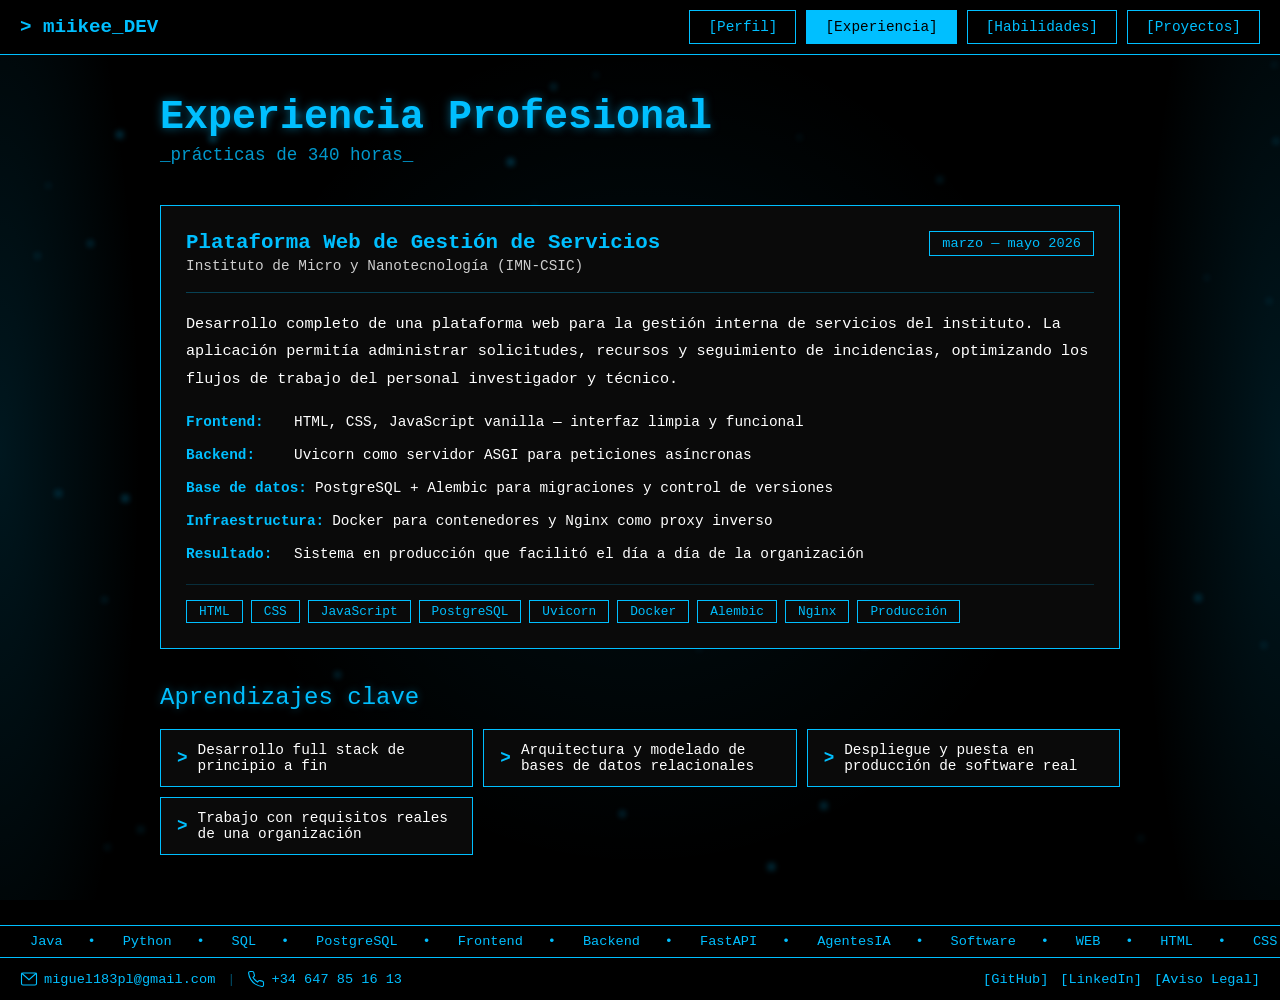
<file: experiencia.html>
<!DOCTYPE html>
<html lang="es">
<head>
    <meta charset="UTF-8">
    <meta name="viewport" content="width=device-width, initial-scale=1.0">
    <title>Experiencia | Miguel Ángel Pascual López</title>
    <link rel="stylesheet" href="css/general.css">
    <link rel="stylesheet" href="css/experiencia.css">
</head>
<body>

    <nav class="navbar-top">
        <span class="brand">&gt; miikee_DEV</span>
        <a href="index.html" class="nav-btn">[Perfil]</a>
        <a href="experiencia.html" class="nav-btn active">[Experiencia]</a>
        <a href="tecnologias.html" class="nav-btn">[Habilidades]</a>
        <a href="proyectos.html" class="nav-btn">[Proyectos]</a>
    </nav>

    <main class="main-content">

        <section class="exp-hero">
            <h1>Experiencia Profesional</h1>
            <p class="subtitle">_prácticas de 340 horas_</p>
        </section>

        <section class="exp-card">
            <div class="exp-header">
                <div class="exp-header-left">
                    <h2>Plataforma Web de Gestión de Servicios</h2>
                    <p class="exp-company">Instituto de Micro y Nanotecnología (IMN-CSIC)</p>
                </div>
                <span class="exp-date">marzo — mayo 2026</span>
            </div>

            <div class="exp-divider"></div>

            <div class="exp-body">
                <p>
                    Desarrollo completo de una plataforma web para la gestión interna de servicios 
                    del instituto. La aplicación permitía administrar solicitudes, recursos y 
                    seguimiento de incidencias, optimizando los flujos de trabajo del personal 
                    investigador y técnico.
                </p>

                <div class="exp-details">
                    <div class="exp-detail-item">
                        <span class="detail-label">Frontend:</span>
                        <span class="detail-value">HTML, CSS, JavaScript vanilla — interfaz limpia y funcional</span>
                    </div>
                    <div class="exp-detail-item">
                        <span class="detail-label">Backend:</span>
                        <span class="detail-value">Uvicorn como servidor ASGI para peticiones asíncronas</span>
                    </div>
                    <div class="exp-detail-item">
                        <span class="detail-label">Base de datos:</span>
                        <span class="detail-value">PostgreSQL + Alembic para migraciones y control de versiones</span>
                    </div>
                    <div class="exp-detail-item">
                        <span class="detail-label">Infraestructura:</span>
                        <span class="detail-value">Docker para contenedores y Nginx como proxy inverso</span>
                    </div>
                    <div class="exp-detail-item">
                        <span class="detail-label">Resultado:</span>
                        <span class="detail-value">Sistema en producción que facilitó el día a día de la organización</span>
                    </div>
                </div>
            </div>

            <div class="exp-tags">
                <span>HTML</span><span>CSS</span><span>JavaScript</span>
                <span>PostgreSQL</span><span>Uvicorn</span><span>Docker</span>
                <span>Alembic</span><span>Nginx</span><span>Producción</span>
            </div>
        </section>

        <section class="exp-section">
            <div class="section-title">Aprendizajes clave</div>
            <div class="learn-grid">
                <div class="learn-item">
                    <span class="learn-icon">&gt;</span>
                    <span>Desarrollo full stack de principio a fin</span>
                </div>
                <div class="learn-item">
                    <span class="learn-icon">&gt;</span>
                    <span>Arquitectura y modelado de bases de datos relacionales</span>
                </div>
                <div class="learn-item">
                    <span class="learn-icon">&gt;</span>
                    <span>Despliegue y puesta en producción de software real</span>
                </div>
                <div class="learn-item">
                    <span class="learn-icon">&gt;</span>
                    <span>Trabajo con requisitos reales de una organización</span>
                </div>
            </div>
        </section>

    </main>

    <footer class="navbar-bottom">
        <div class="tech-marquee">
            <div class="marquee-track">
                <span>Java</span><span>Python</span><span>SQL</span><span>PostgreSQL</span>
                <span>Frontend</span><span>Backend</span><span>FastAPI</span><span>AgentesIA</span>
                <span>Software</span><span>WEB</span><span>HTML</span><span>CSS</span><span>JS</span>
                <span>Godot</span>
                <span>Java</span><span>Python</span><span>SQL</span><span>PostgreSQL</span>
                <span>Frontend</span><span>Backend</span><span>FastAPI</span><span>AgentesIA</span>
                <span>Software</span><span>WEB</span><span>HTML</span><span>CSS</span><span>JS</span>
                <span>Godot</span>
            </div>
        </div>
        <div class="bottom-row">
            <div class="contact-info">
                <span class="contact-item">
                    <svg class="icon-line" viewBox="0 0 24 24" fill="none" stroke="#00bfff" stroke-width="1.5" width="18" height="18">
                        <rect x="2" y="4" width="20" height="16" rx="2"/>
                        <polyline points="2,4 12,13 22,4"/>
                    </svg>
                    miguel183pl@gmail.com
                </span>
                <span class="contact-sep">|</span>
                <span class="contact-item">
                    <svg class="icon-line" viewBox="0 0 24 24" fill="none" stroke="#00bfff" stroke-width="1.5" width="18" height="18">
                        <path d="M22 16.92v3a2 2 0 0 1-2.18 2 19.79 19.79 0 0 1-8.63-3.07 19.5 19.5 0 0 1-6-6 19.79 19.79 0 0 1-3.07-8.67A2 2 0 0 1 4.11 2h3a2 2 0 0 1 2 1.72 12.84 12.84 0 0 0 .7 2.81 2 2 0 0 1-.45 2.11L8.09 9.91a16 16 0 0 0 6 6l1.27-1.27a2 2 0 0 1 2.11-.45 12.84 12.84 0 0 0 2.81.7A2 2 0 0 1 22 16.92z"/>
                    </svg>
                    +34 647 85 16 13
                </span>
            </div>
            <div class="social-foot">
                <a href="https://github.com/miikee183" target="_blank">[GitHub]</a>
                <a href="https://www.linkedin.com/in/miguel-%C3%A1ngel-pascual-l%C3%B3pez-2480433a8/" target="_blank">[LinkedIn]</a>
                <a href="legal.html">[Aviso Legal]</a>
            </div>
        </div>
    </footer>

    <script src="js/perfil.js"></script>
</body>
</html>
</file>
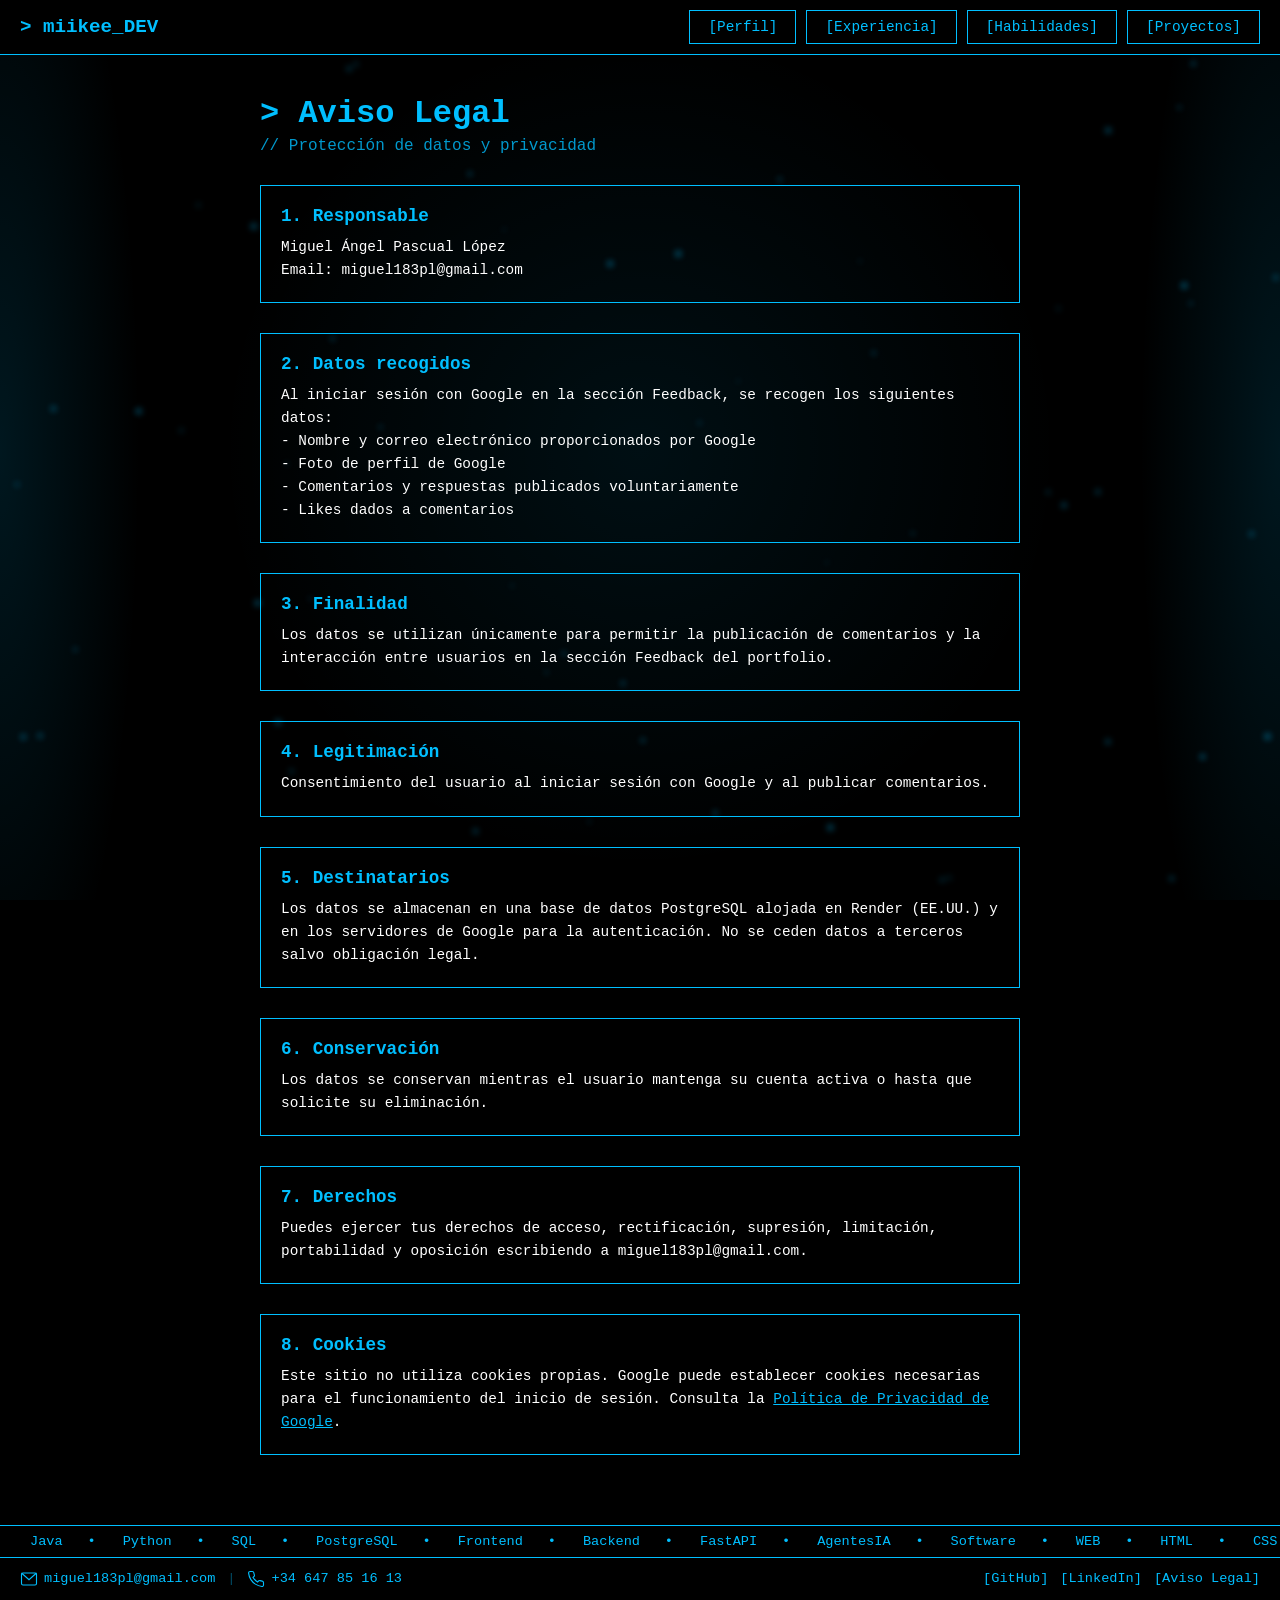
<file: legal.html>
<!DOCTYPE html>
<html lang="es">
<head>
    <meta charset="UTF-8">
    <meta name="viewport" content="width=device-width, initial-scale=1.0">
    <title>Aviso Legal – Miguel Ángel Pascual López</title>
    <link rel="stylesheet" href="css/general.css">
</head>
<body>
    <nav class="navbar-top">
        <span class="brand">&gt; miikee_DEV</span>
        <a href="index.html" class="nav-btn">[Perfil]</a>
        <a href="experiencia.html" class="nav-btn">[Experiencia]</a>
        <a href="tecnologias.html" class="nav-btn">[Habilidades]</a>
        <a href="proyectos.html" class="nav-btn">[Proyectos]</a>
    </nav>

    <main class="main-content" style="max-width:800px; margin:0 auto;">
        <h1 style="color:#00bfff; font-size:2rem; margin-bottom:5px;">> Aviso Legal</h1>
        <p style="color:#00bfff; opacity:0.8; margin-bottom:30px;">// Protección de datos y privacidad</p>

        <section style="margin-bottom:30px; border:1px solid #00bfff; padding:20px;">
            <h2 style="color:#00bfff; font-size:1.1rem; margin-bottom:10px;">1. Responsable</h2>
            <p style="color:#fff; font-size:0.9rem; line-height:1.6;">
                Miguel Ángel Pascual López<br>
                Email: miguel183pl@gmail.com
            </p>
        </section>

        <section style="margin-bottom:30px; border:1px solid #00bfff; padding:20px;">
            <h2 style="color:#00bfff; font-size:1.1rem; margin-bottom:10px;">2. Datos recogidos</h2>
            <p style="color:#fff; font-size:0.9rem; line-height:1.6;">
                Al iniciar sesión con Google en la sección Feedback, se recogen los siguientes datos:<br>
                - Nombre y correo electrónico proporcionados por Google<br>
                - Foto de perfil de Google<br>
                - Comentarios y respuestas publicados voluntariamente<br>
                - Likes dados a comentarios
            </p>
        </section>

        <section style="margin-bottom:30px; border:1px solid #00bfff; padding:20px;">
            <h2 style="color:#00bfff; font-size:1.1rem; margin-bottom:10px;">3. Finalidad</h2>
            <p style="color:#fff; font-size:0.9rem; line-height:1.6;">
                Los datos se utilizan únicamente para permitir la publicación de comentarios y la interacción entre usuarios en la sección Feedback del portfolio.
            </p>
        </section>

        <section style="margin-bottom:30px; border:1px solid #00bfff; padding:20px;">
            <h2 style="color:#00bfff; font-size:1.1rem; margin-bottom:10px;">4. Legitimación</h2>
            <p style="color:#fff; font-size:0.9rem; line-height:1.6;">
                Consentimiento del usuario al iniciar sesión con Google y al publicar comentarios.
            </p>
        </section>

        <section style="margin-bottom:30px; border:1px solid #00bfff; padding:20px;">
            <h2 style="color:#00bfff; font-size:1.1rem; margin-bottom:10px;">5. Destinatarios</h2>
            <p style="color:#fff; font-size:0.9rem; line-height:1.6;">
                Los datos se almacenan en una base de datos PostgreSQL alojada en Render (EE.UU.) y en los servidores de Google para la autenticación. No se ceden datos a terceros salvo obligación legal.
            </p>
        </section>

        <section style="margin-bottom:30px; border:1px solid #00bfff; padding:20px;">
            <h2 style="color:#00bfff; font-size:1.1rem; margin-bottom:10px;">6. Conservación</h2>
            <p style="color:#fff; font-size:0.9rem; line-height:1.6;">
                Los datos se conservan mientras el usuario mantenga su cuenta activa o hasta que solicite su eliminación.
            </p>
        </section>

        <section style="margin-bottom:30px; border:1px solid #00bfff; padding:20px;">
            <h2 style="color:#00bfff; font-size:1.1rem; margin-bottom:10px;">7. Derechos</h2>
            <p style="color:#fff; font-size:0.9rem; line-height:1.6;">
                Puedes ejercer tus derechos de acceso, rectificación, supresión, limitación, portabilidad y oposición escribiendo a miguel183pl@gmail.com.
            </p>
        </section>

        <section style="margin-bottom:30px; border:1px solid #00bfff; padding:20px;">
            <h2 style="color:#00bfff; font-size:1.1rem; margin-bottom:10px;">8. Cookies</h2>
            <p style="color:#fff; font-size:0.9rem; line-height:1.6;">
                Este sitio no utiliza cookies propias. Google puede establecer cookies necesarias para el funcionamiento del inicio de sesión. Consulta la <a href="https://policies.google.com/privacy" target="_blank" style="color:#00bfff;">Política de Privacidad de Google</a>.
            </p>
        </section>
    </main>

    <footer class="navbar-bottom">
        <div class="tech-marquee">
            <div class="marquee-track">
                <span>Java</span><span>Python</span><span>SQL</span><span>PostgreSQL</span>
                <span>Frontend</span><span>Backend</span><span>FastAPI</span><span>AgentesIA</span>
                <span>Software</span><span>WEB</span><span>HTML</span><span>CSS</span><span>JS</span>
                <span>Godot</span>
                <span>Java</span><span>Python</span><span>SQL</span><span>PostgreSQL</span>
                <span>Frontend</span><span>Backend</span><span>FastAPI</span><span>AgentesIA</span>
                <span>Software</span><span>WEB</span><span>HTML</span><span>CSS</span><span>JS</span>
                <span>Godot</span>
            </div>
        </div>
        <div class="bottom-row">
            <div class="contact-info">
                <span class="contact-item">
                    <svg class="icon-line" viewBox="0 0 24 24" fill="none" stroke="#00bfff" stroke-width="1.5" width="18" height="18">
                        <rect x="2" y="4" width="20" height="16" rx="2"/>
                        <polyline points="2,4 12,13 22,4"/>
                    </svg>
                    miguel183pl@gmail.com
                </span>
                <span class="contact-sep">|</span>
                <span class="contact-item">
                    <svg class="icon-line" viewBox="0 0 24 24" fill="none" stroke="#00bfff" stroke-width="1.5" width="18" height="18">
                        <path d="M22 16.92v3a2 2 0 0 1-2.18 2 19.79 19.79 0 0 1-8.63-3.07 19.5 19.5 0 0 1-6-6 19.79 19.79 0 0 1-3.07-8.67A2 2 0 0 1 4.11 2h3a2 2 0 0 1 2 1.72 12.84 12.84 0 0 0 .7 2.81 2 2 0 0 1-.45 2.11L8.09 9.91a16 16 0 0 0 6 6l1.27-1.27a2 2 0 0 1 2.11-.45 12.84 12.84 0 0 0 2.81.7A2 2 0 0 1 22 16.92z"/>
                    </svg>
                    +34 647 85 16 13
                </span>
            </div>
            <div class="social-foot">
                <a href="https://github.com/miikee183" target="_blank">[GitHub]</a>
                <a href="https://www.linkedin.com/in/miguel-%C3%A1ngel-pascual-l%C3%B3pez-2480433a8/" target="_blank">[LinkedIn]</a>
                <a href="legal.html">[Aviso Legal]</a>
            </div>
        </div>
    </footer>

    <script src="js/perfil.js"></script>
</body>
</html>
</file>
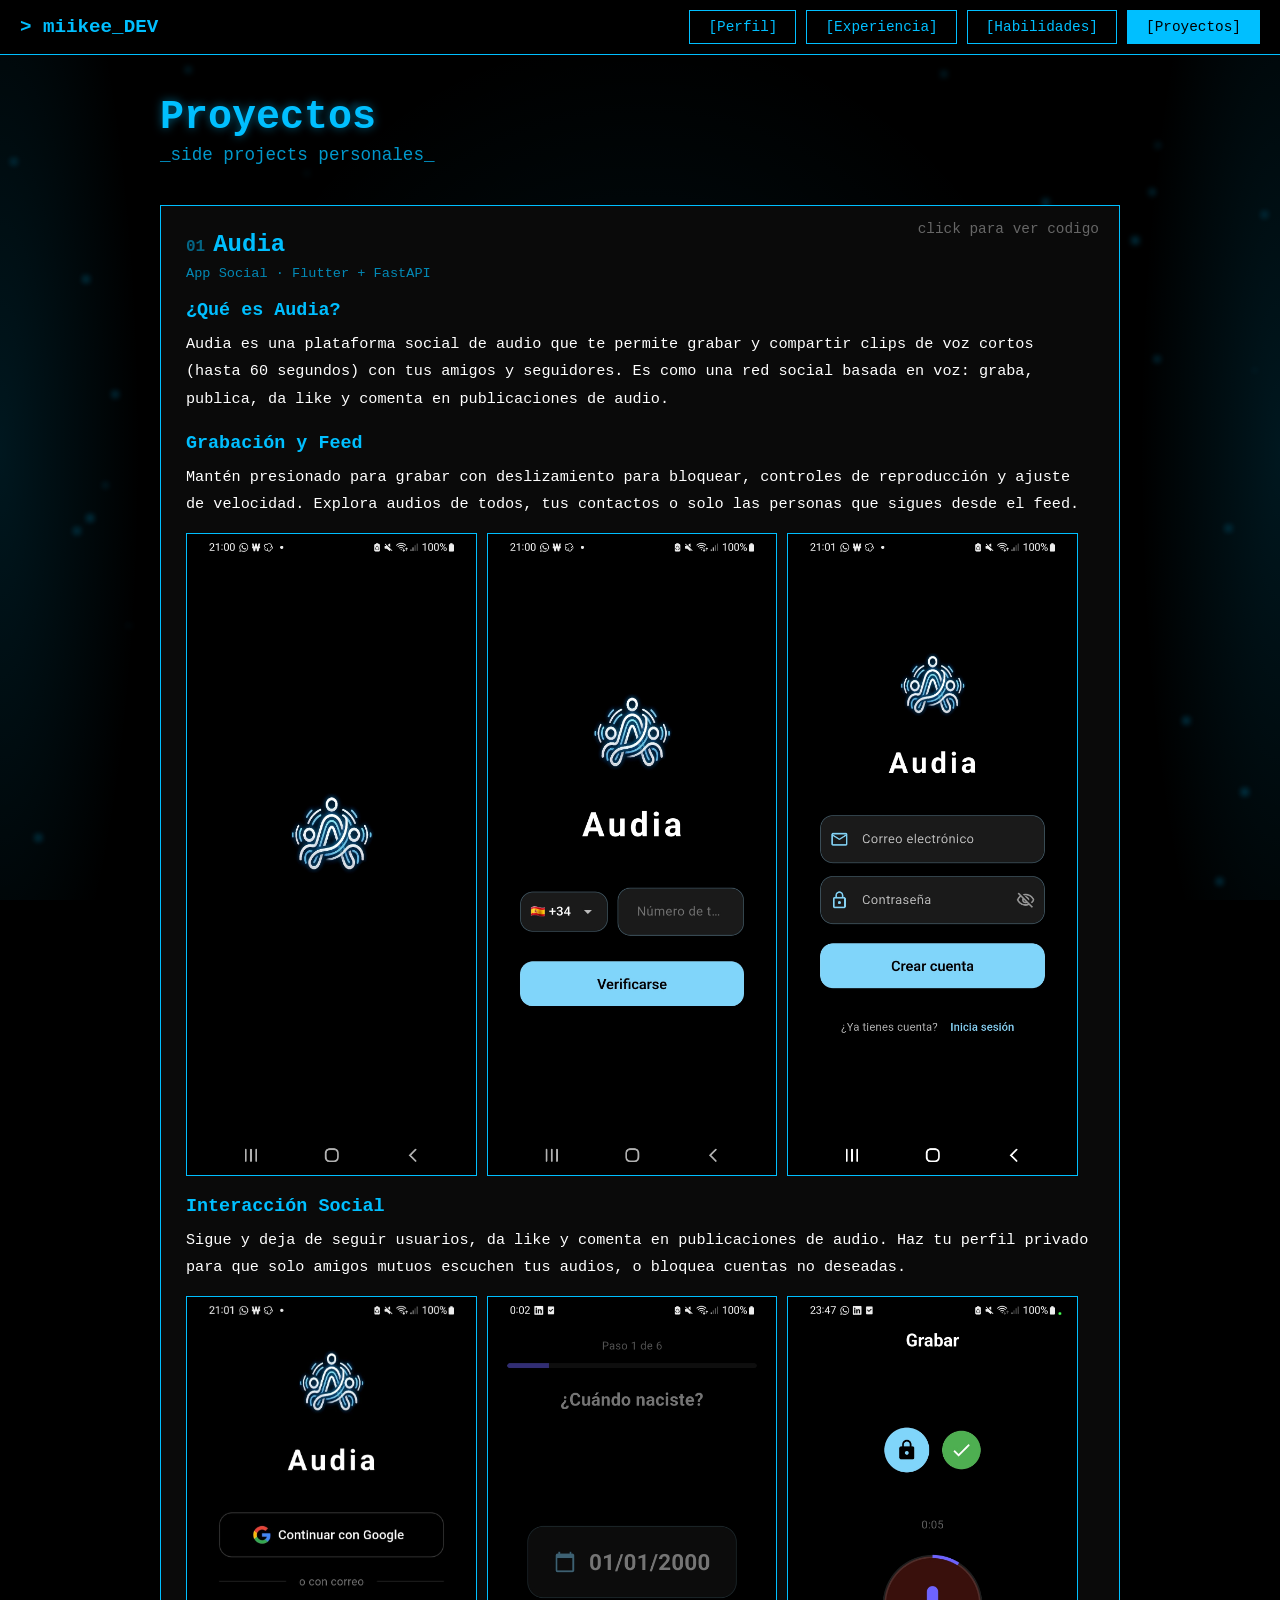
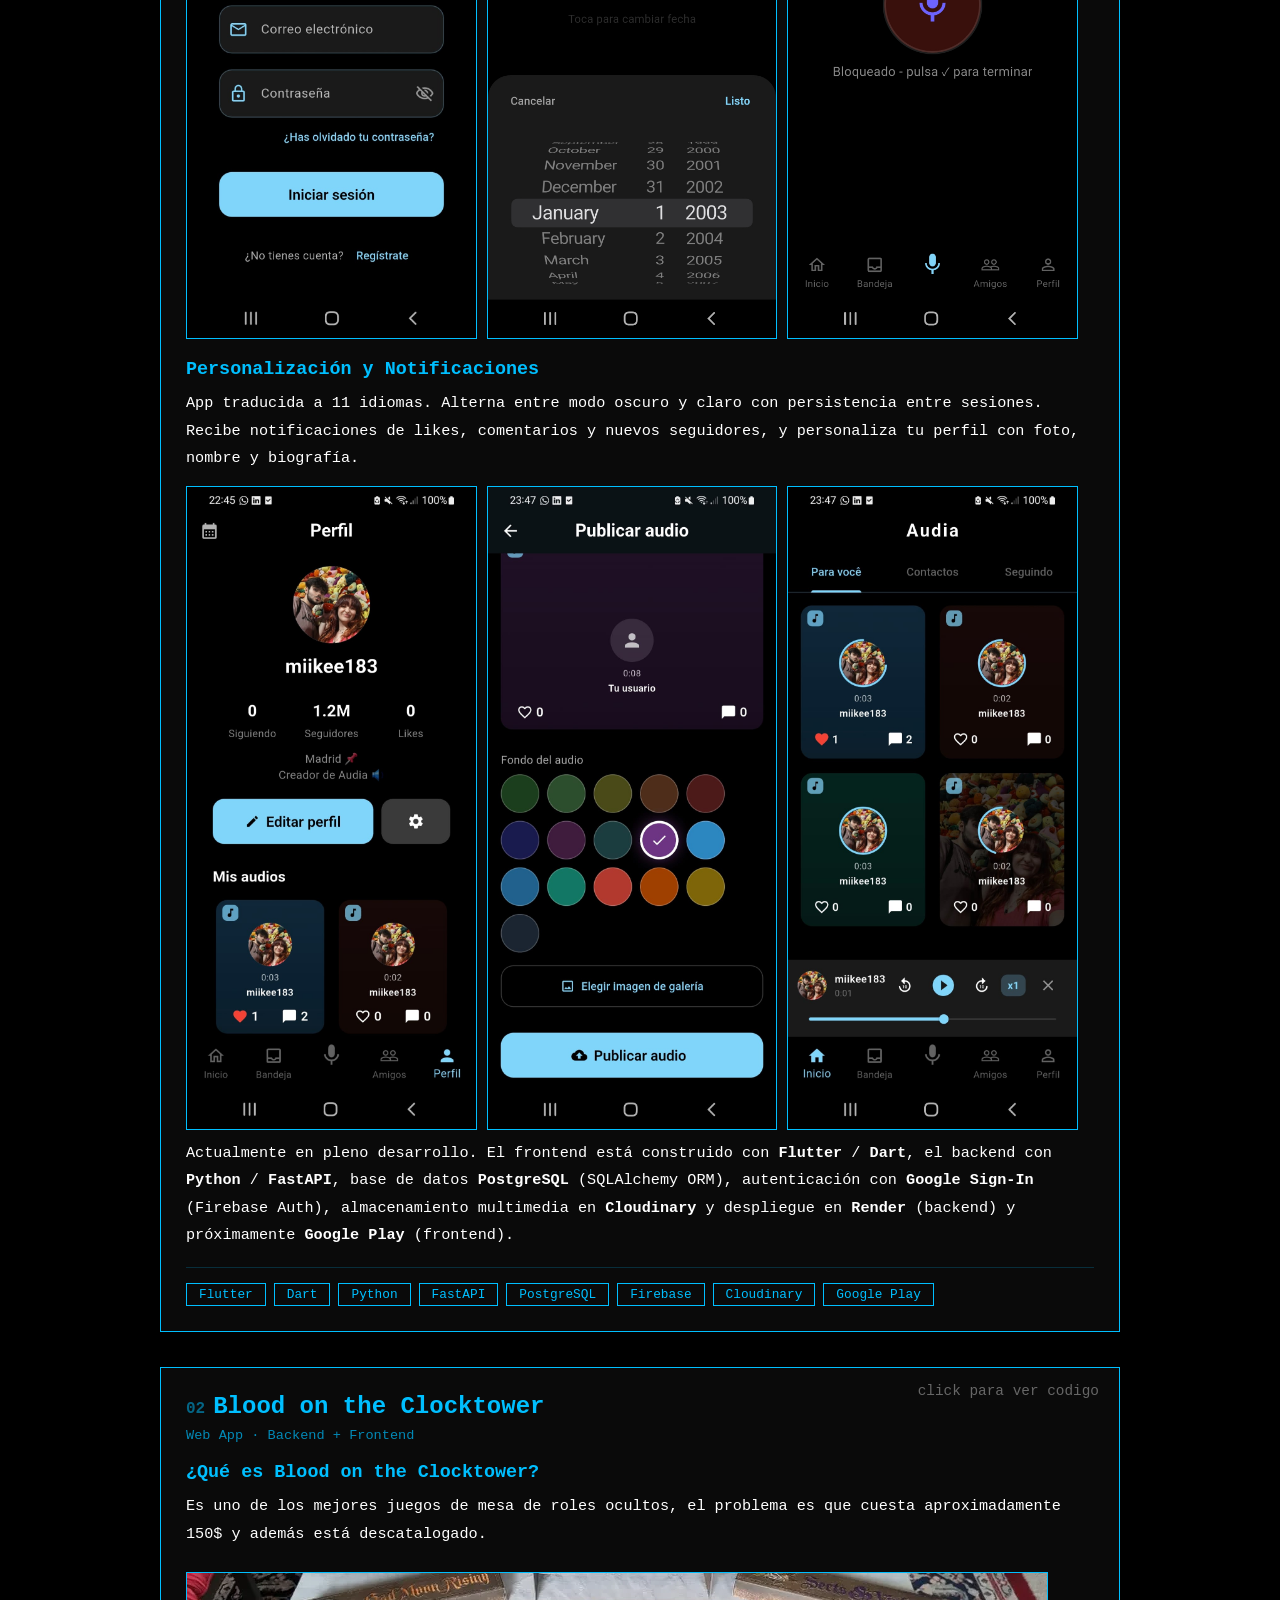
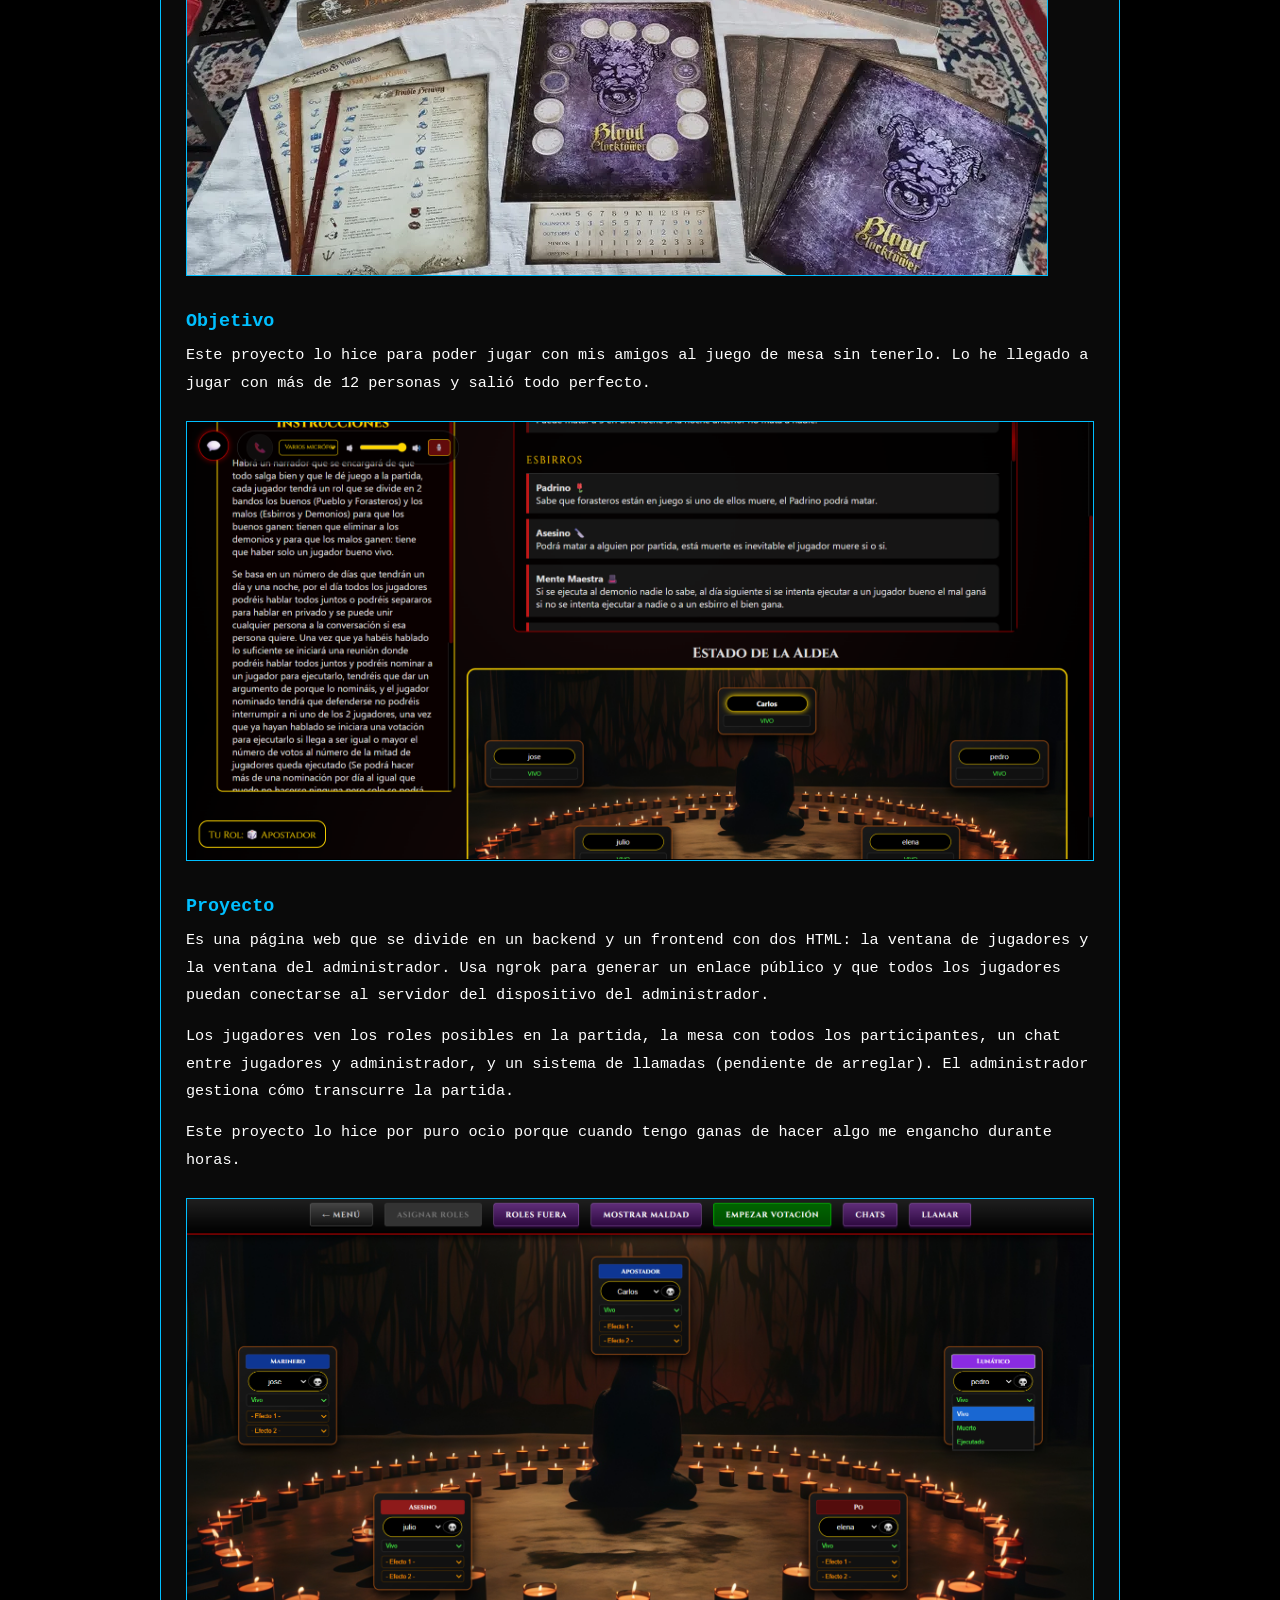
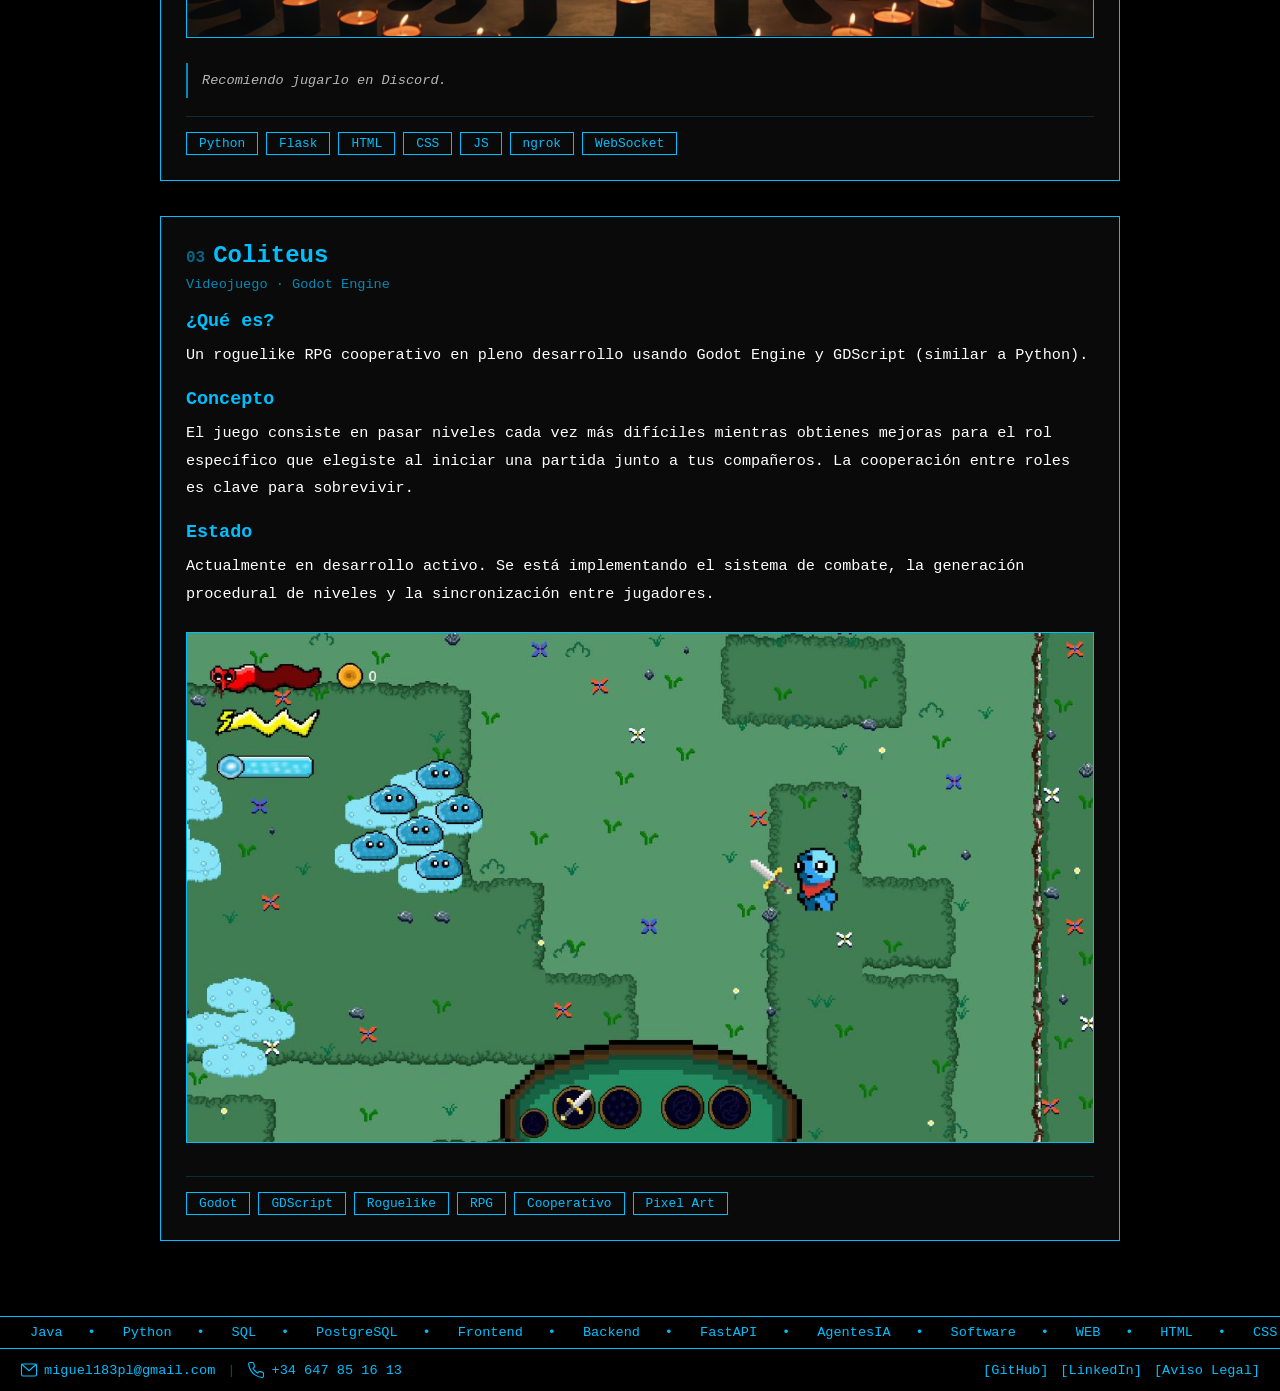
<file: proyectos.html>
<!DOCTYPE html>
<html lang="es">
<head>
    <meta charset="UTF-8">
    <meta name="viewport" content="width=device-width, initial-scale=1.0">
    <title>Proyectos | Miguel Ángel Pascual López</title>
    <link rel="stylesheet" href="css/general.css">
    <link rel="stylesheet" href="css/proyectos.css">
</head>
<body>

    <nav class="navbar-top">
        <span class="brand">&gt; miikee_DEV</span>
        <a href="index.html" class="nav-btn">[Perfil]</a>
        <a href="experiencia.html" class="nav-btn">[Experiencia]</a>
        <a href="tecnologias.html" class="nav-btn">[Habilidades]</a>
        <a href="proyectos.html" class="nav-btn active">[Proyectos]</a>
    </nav>

    <main class="main-content">

        <section class="proy-hero">
            <h1>Proyectos</h1>
            <p class="subtitle">_side projects personales_</p>
        </section>

        <!-- AUDIA -->
        <a href="https://github.com/miikee183/Audia" target="_blank" rel="noopener noreferrer" class="proy-card" style="display:block; text-decoration:none; position:relative;">
            <span style="position:absolute; top:15px; right:20px; color:#666; font-size:0.9rem; font-family:'Courier New', monospace;">click para ver codigo</span>
            <div class="proy-header">
                <h2><span class="proy-num">01</span>Audia</h2>
                <span class="proy-sub">App Social · Flutter + FastAPI</span>
            </div>

            <div class="proy-body">
                <h3>¿Qué es Audia?</h3>
                <p>Audia es una plataforma social de audio que te permite grabar y compartir clips de voz cortos (hasta 60 segundos) con tus amigos y seguidores. Es como una red social basada en voz: graba, publica, da like y comenta en publicaciones de audio.</p>

                <h3>Grabación y Feed</h3>
                <p>Mantén presionado para grabar con deslizamiento para bloquear, controles de reproducción y ajuste de velocidad. Explora audios de todos, tus contactos o solo las personas que sigues desde el feed.</p>
                <div class="proy-img-grid">
                    <img src="img/audia1.jpeg" alt="Audia grabación">
                    <img src="img/audia2.jpeg" alt="Audia feed">
                    <img src="img/audia3.jpeg" alt="Audia reproducción">
                </div>

                <h3>Interacción Social</h3>
                <p>Sigue y deja de seguir usuarios, da like y comenta en publicaciones de audio. Haz tu perfil privado para que solo amigos mutuos escuchen tus audios, o bloquea cuentas no deseadas.</p>
                <div class="proy-img-grid">
                    <img src="img/audia4.jpeg" alt="Audia social">
                    <img src="img/audia5.jpeg" alt="Audia privacidad">
                    <img src="img/audia6.jpeg" alt="Audia bloqueos">
                </div>

                <h3>Personalización y Notificaciones</h3>
                <p>App traducida a 11 idiomas. Alterna entre modo oscuro y claro con persistencia entre sesiones. Recibe notificaciones de likes, comentarios y nuevos seguidores, y personaliza tu perfil con foto, nombre y biografía.</p>
                <div class="proy-img-grid">
                    <img src="img/audia7.jpeg" alt="Audia idiomas">
                    <img src="img/audia8.jpeg" alt="Audia temas">
                    <img src="img/audia9.jpeg" alt="Audia perfil">
                </div>

                <p>Actualmente en pleno desarrollo. El frontend está construido con <strong>Flutter</strong> / <strong>Dart</strong>, el backend con <strong>Python</strong> / <strong>FastAPI</strong>, base de datos <strong>PostgreSQL</strong> (SQLAlchemy ORM), autenticación con <strong>Google Sign-In</strong> (Firebase Auth), almacenamiento multimedia en <strong>Cloudinary</strong> y despliegue en <strong>Render</strong> (backend) y próximamente <strong>Google Play</strong> (frontend).</p>
            </div>

            <div class="proy-tags">
                <span>Flutter</span><span>Dart</span><span>Python</span><span>FastAPI</span><span>PostgreSQL</span><span>Firebase</span><span>Cloudinary</span><span>Google Play</span>
            </div>
        </a>

        <!-- BLOOD ON THE CLOCKTOWER -->
        <a href="https://github.com/miikee183/Blood-On-The-ClockTower-WEB" target="_blank" rel="noopener noreferrer" class="proy-card" style="display:block; text-decoration:none; position:relative;">
            <span style="position:absolute; top:15px; right:20px; color:#666; font-size:0.9rem; font-family:'Courier New', monospace;">click para ver codigo</span>
            <div class="proy-header">
                <h2><span class="proy-num">02</span>Blood on the Clocktower</h2>
                <span class="proy-sub">Web App · Backend + Frontend</span>
            </div>

            <div class="proy-body">
                <h3>¿Qué es Blood on the Clocktower?</h3>
                <p>Es uno de los mejores juegos de mesa de roles ocultos, el problema es que cuesta aproximadamente 150$ y además está descatalogado.</p>
                <img src="img/blood1.png" alt="Blood on the Clocktower" style="max-width:100%; border:1px solid #00bfff; margin:10px 0;">

                <h3>Objetivo</h3>
                <p>Este proyecto lo hice para poder jugar con mis amigos al juego de mesa sin tenerlo. Lo he llegado a jugar con más de 12 personas y salió todo perfecto.</p>
                <img src="img/blood2.png" alt="Blood on the Clocktower partida" style="max-width:100%; border:1px solid #00bfff; margin:10px 0;">

                <h3>Proyecto</h3>
                <p>Es una página web que se divide en un backend y un frontend con dos HTML: la ventana de jugadores y la ventana del administrador. Usa ngrok para generar un enlace público y que todos los jugadores puedan conectarse al servidor del dispositivo del administrador.</p>
                <p>Los jugadores ven los roles posibles en la partida, la mesa con todos los participantes, un chat entre jugadores y administrador, y un sistema de llamadas (pendiente de arreglar). El administrador gestiona cómo transcurre la partida.</p>
                <p>Este proyecto lo hice por puro ocio porque cuando tengo ganas de hacer algo me engancho durante horas.</p>
                <img src="img/blood3.png" alt="Blood on the Clocktower administrador" style="max-width:100%; border:1px solid #00bfff; margin:10px 0;">

                <div class="proy-note">Recomiendo jugarlo en Discord.</div>
            </div>

            <div class="proy-tags">
                <span>Python</span><span>Flask</span><span>HTML</span><span>CSS</span><span>JS</span><span>ngrok</span><span>WebSocket</span>
            </div>
        </a>

        <!-- COLITEUS -->
        <article class="proy-card">
            <div class="proy-header">
                <h2><span class="proy-num">03</span>Coliteus</h2>
                <span class="proy-sub">Videojuego · Godot Engine</span>
            </div>

            <div class="proy-body">
                <h3>¿Qué es?</h3>
                <p>Un roguelike RPG cooperativo en pleno desarrollo usando Godot Engine y GDScript (similar a Python).</p>

                <h3>Concepto</h3>
                <p>El juego consiste en pasar niveles cada vez más difíciles mientras obtienes mejoras para el rol específico que elegiste al iniciar una partida junto a tus compañeros. La cooperación entre roles es clave para sobrevivir.</p>

                <h3>Estado</h3>
                <p>Actualmente en desarrollo activo. Se está implementando el sistema de combate, la generación procedural de niveles y la sincronización entre jugadores.</p>
                <img src="img/coliteus.jpg" alt="Coliteus" style="max-width:100%; border:1px solid #00bfff; margin:10px 0;">
            </div>

            <div class="proy-tags">
                <span>Godot</span><span>GDScript</span><span>Roguelike</span><span>RPG</span><span>Cooperativo</span><span>Pixel Art</span>
            </div>
        </article>

    </main>

    <footer class="navbar-bottom">
        <div class="tech-marquee">
            <div class="marquee-track">
                <span>Java</span><span>Python</span><span>SQL</span><span>PostgreSQL</span>
                <span>Frontend</span><span>Backend</span><span>FastAPI</span><span>AgentesIA</span>
                <span>Software</span><span>WEB</span><span>HTML</span><span>CSS</span><span>JS</span>
                <span>Godot</span>
                <span>Java</span><span>Python</span><span>SQL</span><span>PostgreSQL</span>
                <span>Frontend</span><span>Backend</span><span>FastAPI</span><span>AgentesIA</span>
                <span>Software</span><span>WEB</span><span>HTML</span><span>CSS</span><span>JS</span>
                <span>Godot</span>
            </div>
        </div>
        <div class="bottom-row">
            <div class="contact-info">
                <span class="contact-item">
                    <svg class="icon-line" viewBox="0 0 24 24" fill="none" stroke="#00bfff" stroke-width="1.5" width="18" height="18">
                        <rect x="2" y="4" width="20" height="16" rx="2"/>
                        <polyline points="2,4 12,13 22,4"/>
                    </svg>
                    miguel183pl@gmail.com
                </span>
                <span class="contact-sep">|</span>
                <span class="contact-item">
                    <svg class="icon-line" viewBox="0 0 24 24" fill="none" stroke="#00bfff" stroke-width="1.5" width="18" height="18">
                        <path d="M22 16.92v3a2 2 0 0 1-2.18 2 19.79 19.79 0 0 1-8.63-3.07 19.5 19.5 0 0 1-6-6 19.79 19.79 0 0 1-3.07-8.67A2 2 0 0 1 4.11 2h3a2 2 0 0 1 2 1.72 12.84 12.84 0 0 0 .7 2.81 2 2 0 0 1-.45 2.11L8.09 9.91a16 16 0 0 0 6 6l1.27-1.27a2 2 0 0 1 2.11-.45 12.84 12.84 0 0 0 2.81.7A2 2 0 0 1 22 16.92z"/>
                    </svg>
                    +34 647 85 16 13
                </span>
            </div>
            <div class="social-foot">
                <a href="https://github.com/miikee183" target="_blank">[GitHub]</a>
                <a href="https://www.linkedin.com/in/miguel-%C3%A1ngel-pascual-l%C3%B3pez-2480433a8/" target="_blank">[LinkedIn]</a>
                <a href="legal.html">[Aviso Legal]</a>
            </div>
        </div>
    </footer>

    <script src="js/perfil.js"></script>
</body>
</html>
</file>
<file: css/general.css>
* {
    margin: 0;
    padding: 0;
    box-sizing: border-box;
}

body {
    background-color: #000;
    color: #fff;
    font-family: 'Courier New', Courier, monospace;
    min-height: 100vh;
    display: flex;
    flex-direction: column;
}

.navbar-top {
    background-color: #000;
    border-bottom: 1px solid #00bfff;
    padding: 10px 20px;
    display: flex;
    align-items: center;
    gap: 10px;
    flex-wrap: wrap;
}

.navbar-top .brand {
    color: #00bfff;
    font-size: 1.2rem;
    font-weight: bold;
    margin-right: auto;
}

.nav-btn {
    background: #000;
    border: 1px solid #00bfff;
    color: #00bfff;
    padding: 8px 18px;
    font-family: 'Courier New', Courier, monospace;
    font-size: 0.9rem;
    cursor: pointer;
    transition: all 0.3s ease;
    text-decoration: none;
    display: inline-block;
}

.nav-btn:hover {
    background: #00bfff;
    color: #000;
    box-shadow: 0 0 10px #00bfff;
}

.nav-btn.active {
    background: #00bfff;
    color: #000;
}

.main-content {
    flex: 1;
    padding: 40px 20px;
    max-width: 1000px;
    margin: 0 auto;
    width: 100%;
}

.navbar-bottom {
    background-color: #000;
    border-top: 1px solid #00bfff;
    padding: 0;
    display: flex;
    flex-direction: column;
    font-size: 0.85rem;
}

.navbar-bottom .bottom-row {
    display: flex;
    justify-content: space-between;
    align-items: center;
    padding: 12px 20px;
    flex-wrap: wrap;
    gap: 10px;
}

.navbar-bottom .copy {
    color: #00bfff;
}

.navbar-bottom .social-links a {
    color: #00bfff;
    text-decoration: none;
    margin-left: 15px;
    border: 1px solid #00bfff;
    padding: 4px 12px;
    transition: all 0.3s ease;
}

.navbar-bottom .social-links a:hover {
    background: #00bfff;
    color: #000;
}

.navbar-bottom .contact-info {
    display: flex;
    align-items: center;
    gap: 12px;
    flex-wrap: wrap;
}

.navbar-bottom .contact-item {
    display: flex;
    align-items: center;
    gap: 6px;
    color: #00bfff;
}

.navbar-bottom .contact-item .icon-line {
    flex-shrink: 0;
}

.navbar-bottom .contact-sep {
    color: #00bfff;
    opacity: 0.4;
}

.navbar-bottom .social-foot {
    display: flex;
    align-items: center;
    gap: 12px;
}

.navbar-bottom .social-foot a {
    display: flex;
    align-items: center;
    gap: 5px;
    color: #00bfff;
    text-decoration: none;
    font-size: 0.85rem;
    transition: all 0.3s ease;
}

.navbar-bottom .social-foot a:hover {
    text-shadow: 0 0 8px #00bfff;
}

.tech-marquee {
    width: 100%;
    overflow: hidden;
    border-bottom: 1px solid #00bfff;
    padding: 8px 0;
}

.tech-marquee .marquee-track {
    display: flex;
    gap: 0;
    width: max-content;
    animation: marqueeScroll 30s linear infinite;
}

.tech-marquee .marquee-track span {
    color: #00bfff;
    font-family: 'Courier New', Courier, monospace;
    font-size: 0.85rem;
    white-space: nowrap;
    padding: 0 30px;
    position: relative;
}

.tech-marquee .marquee-track span::after {
    content: '•';
    color: #00bfff;
    position: absolute;
    right: -3px;
}

.tech-marquee .marquee-track span:last-child::after {
    display: none;
}

@keyframes marqueeScroll {
    0% { transform: translateX(0); }
    100% { transform: translateX(-50%); }
}

::-webkit-scrollbar {
    width: 8px;
}

::-webkit-scrollbar-track {
    background: #000;
    border-left: 1px solid #00bfff;
}

::-webkit-scrollbar-thumb {
    background: #00bfff;
    border-radius: 0;
}

::-webkit-scrollbar-thumb:hover {
    background: #0099cc;
    box-shadow: 0 0 8px #00bfff;
}

* {
    scrollbar-width: thin;
    scrollbar-color: #00bfff #000;
}

body::before {
    content: '';
    position: fixed;
    inset: 0;
    background: radial-gradient(600px at var(--mx, 50%) var(--my, 50%), rgba(0, 191, 255, 0.08), rgba(0, 191, 255, 0.04), transparent 70%);
    pointer-events: none;
    z-index: -1;
}

/* ========== MOBILE ========== */
@media (max-width: 600px) {
    .navbar-top {
        flex-direction: row;
        flex-wrap: wrap;
        justify-content: center;
        gap: 6px;
        padding: 12px 10px;
    }

    .navbar-top .brand {
        margin-right: 0;
        text-align: center;
        font-size: 1.1rem;
        width: 100%;
    }

    .navbar-top .nav-btn {
        width: calc(50% - 3px);
        text-align: center;
        padding: 8px 10px;
        font-size: 0.85rem;
    }

    .bottom-row {
        display: grid;
        grid-template-columns: 1fr 1fr;
        align-items: center;
        gap: 10px;
    }

    .bottom-row .contact-info {
        flex-direction: column;
        align-items: flex-start;
        gap: 6px;
    }

    .bottom-row .contact-sep {
        display: none;
    }

    .bottom-row .social-foot {
        flex-direction: column;
        align-items: flex-end;
        gap: 6px;
    }
}

body::after {
    content: '';
    position: fixed;
    inset: 0;
    background:
        radial-gradient(ellipse 200px 100% at left center, rgba(0, 191, 255, 0.12), transparent 70%),
        radial-gradient(ellipse 200px 100% at right center, rgba(0, 191, 255, 0.12), transparent 70%);
    pointer-events: none;
    z-index: -1;
}

#particles-canvas {
    position: fixed;
    inset: 0;
    width: 100%;
    height: 100%;
    pointer-events: none;
    z-index: -1;
    filter: blur(3px);
    opacity: 0.5;
}
</file>
<file: css/experiencia.css>
.exp-hero {
    margin-bottom: 40px;
    animation: fadeIn 1s ease;
}

.exp-hero .greeting {
    color: #00bfff;
    font-size: 1rem;
    margin-bottom: 5px;
}

.exp-hero h1 {
    color: #00bfff;
    font-size: 2.5rem;
    margin-bottom: 5px;
    text-shadow: 0 0 10px rgba(0, 191, 255, 0.5);
}

.exp-hero .subtitle {
    color: #00bfff;
    font-size: 1.1rem;
    opacity: 0.8;
}

.exp-card {
    background: #0a0a0a;
    border: 1px solid #00bfff;
    padding: 25px;
    margin-bottom: 35px;
    transition: box-shadow 0.3s ease;
    animation: fadeIn 1s ease;
}

.exp-card:hover {
    box-shadow: 0 0 20px rgba(0, 191, 255, 0.15);
}

.exp-header {
    display: flex;
    justify-content: space-between;
    align-items: flex-start;
    gap: 15px;
    flex-wrap: wrap;
}

.exp-header-left h2 {
    color: #00bfff;
    font-size: 1.3rem;
    margin-bottom: 4px;
}

.exp-company {
    color: #fff;
    font-size: 0.9rem;
    opacity: 0.8;
}

.exp-date {
    color: #00bfff;
    font-size: 0.85rem;
    border: 1px solid #00bfff;
    padding: 4px 12px;
    white-space: nowrap;
}

.exp-divider {
    border-bottom: 1px solid #00bfff;
    margin: 18px 0;
    opacity: 0.3;
}

.exp-body p {
    color: #fff;
    font-size: 0.95rem;
    line-height: 1.8;
    margin-bottom: 18px;
}

.exp-details {
    display: flex;
    flex-direction: column;
    gap: 10px;
}

.exp-detail-item {
    display: flex;
    gap: 8px;
    font-size: 0.9rem;
    line-height: 1.6;
}

.detail-label {
    color: #00bfff;
    font-weight: bold;
    min-width: 100px;
    flex-shrink: 0;
}

.detail-value {
    color: #fff;
}

.exp-tags {
    display: flex;
    flex-wrap: wrap;
    gap: 8px;
    margin-top: 18px;
    padding-top: 15px;
    border-top: 1px solid #00bfff;
    border-top-color: rgba(0, 191, 255, 0.2);
}

.exp-tags span {
    border: 1px solid #00bfff;
    color: #00bfff;
    padding: 3px 12px;
    font-size: 0.8rem;
    font-family: 'Courier New', Courier, monospace;
}

.exp-section {
    animation: fadeIn 1s ease;
    margin-bottom: 30px;
}

.section-title {
    color: #00bfff;
    font-size: 1.5rem;
    margin-bottom: 18px;
    text-shadow: 0 0 8px rgba(0, 191, 255, 0.4);
}

.learn-grid {
    display: grid;
    grid-template-columns: repeat(auto-fill, minmax(280px, 1fr));
    gap: 10px;
}

.learn-item {
    display: flex;
    align-items: center;
    gap: 10px;
    border: 1px solid #00bfff;
    padding: 12px 16px;
    background: #0a0a0a;
    color: #fff;
    font-size: 0.9rem;
    transition: all 0.3s ease;
}

.learn-item:hover {
    box-shadow: 0 0 10px rgba(0, 191, 255, 0.15);
}

.learn-icon {
    color: #00bfff;
    font-weight: bold;
    font-size: 1.1rem;
}

@keyframes fadeIn {
    from { opacity: 0; transform: translateY(20px); }
    to { opacity: 1; transform: translateY(0); }
}

@media (max-width: 768px) {
    .exp-hero h1 {
        font-size: 1.8rem;
    }

    .exp-header {
        flex-direction: column;
    }

    .detail-label {
        min-width: 80px;
    }

    .learn-grid {
        grid-template-columns: 1fr;
    }
}
</file>
<file: css/proyectos.css>
.proy-hero {
    margin-bottom: 40px;
    animation: fadeIn 1s ease;
}

.proy-hero h1 {
    color: #00bfff;
    font-size: 2.5rem;
    margin-bottom: 5px;
    text-shadow: 0 0 10px rgba(0, 191, 255, 0.5);
}

.proy-hero .subtitle {
    color: #00bfff;
    font-size: 1.1rem;
    opacity: 0.8;
}

.proy-card {
    background: #0a0a0a;
    border: 1px solid #00bfff;
    padding: 25px;
    margin-bottom: 35px;
    transition: box-shadow 0.3s ease, transform 0.3s ease;
    animation: fadeIn 1s ease;
}

.proy-card:hover {
    box-shadow: 0 0 20px rgba(0, 191, 255, 0.15);
    transform: scale(1.01);
}

.proy-header {
    margin-bottom: 18px;
}

.proy-header h2 {
    color: #00bfff;
    font-size: 1.5rem;
    margin-bottom: 6px;
}

.proy-sub {
    color: #00bfff;
    font-size: 0.85rem;
    opacity: 0.7;
}

.proy-divider {
    border-bottom: 1px solid #00bfff;
    margin: 18px 0;
    opacity: 0.3;
}

.proy-body h3 {
    color: #00bfff;
    font-size: 1.15rem;
    margin-bottom: 10px;
    margin-top: 20px;
}

.proy-num {
    color: #00bfff;
    opacity: 0.5;
    font-size: 1rem;
    margin-right: 8px;
}

.proy-img-grid {
    display: flex;
    gap: 10px;
    margin: 10px 0;
}

.proy-img-grid img {
    width: 32%;
    border: 1px solid #00bfff;
}

.proy-body h3:first-child {
    margin-top: 0;
}

.proy-body p {
    color: #fff;
    font-size: 0.95rem;
    line-height: 1.8;
    margin-bottom: 14px;
}

.proy-tags {
    display: flex;
    flex-wrap: wrap;
    gap: 8px;
    margin-top: 18px;
    padding-top: 15px;
    border-top: 1px solid #00bfff;
    border-top-color: rgba(0, 191, 255, 0.2);
}

.proy-tags span {
    border: 1px solid #00bfff;
    color: #00bfff;
    padding: 3px 12px;
    font-size: 0.8rem;
    font-family: 'Courier New', Courier, monospace;
}

.proy-code-block {
    background: #000;
    border: 1px solid #00bfff;
    padding: 14px 18px;
    margin: 14px 0;
    color: #00bfff;
    font-family: 'Courier New', Courier, monospace;
    font-size: 0.85rem;
    line-height: 1.7;
    white-space: pre-wrap;
}

.proy-note {
    color: #fff;
    font-size: 0.85rem;
    opacity: 0.7;
    font-style: italic;
    margin-top: 10px;
    padding: 10px 14px;
    border-left: 2px solid #00bfff;
}

@keyframes fadeIn {
    from { opacity: 0; transform: translateY(20px); }
    to { opacity: 1; transform: translateY(0); }
}

@media (max-width: 768px) {
    .proy-hero h1 {
        font-size: 1.8rem;
    }

    .proy-body h3 {
        font-size: 1rem;
    }

    .proy-img-grid {
        flex-wrap: wrap;
        justify-content: center;
    }

    .proy-img-grid img {
        width: 100%;
    }
}
</file>
